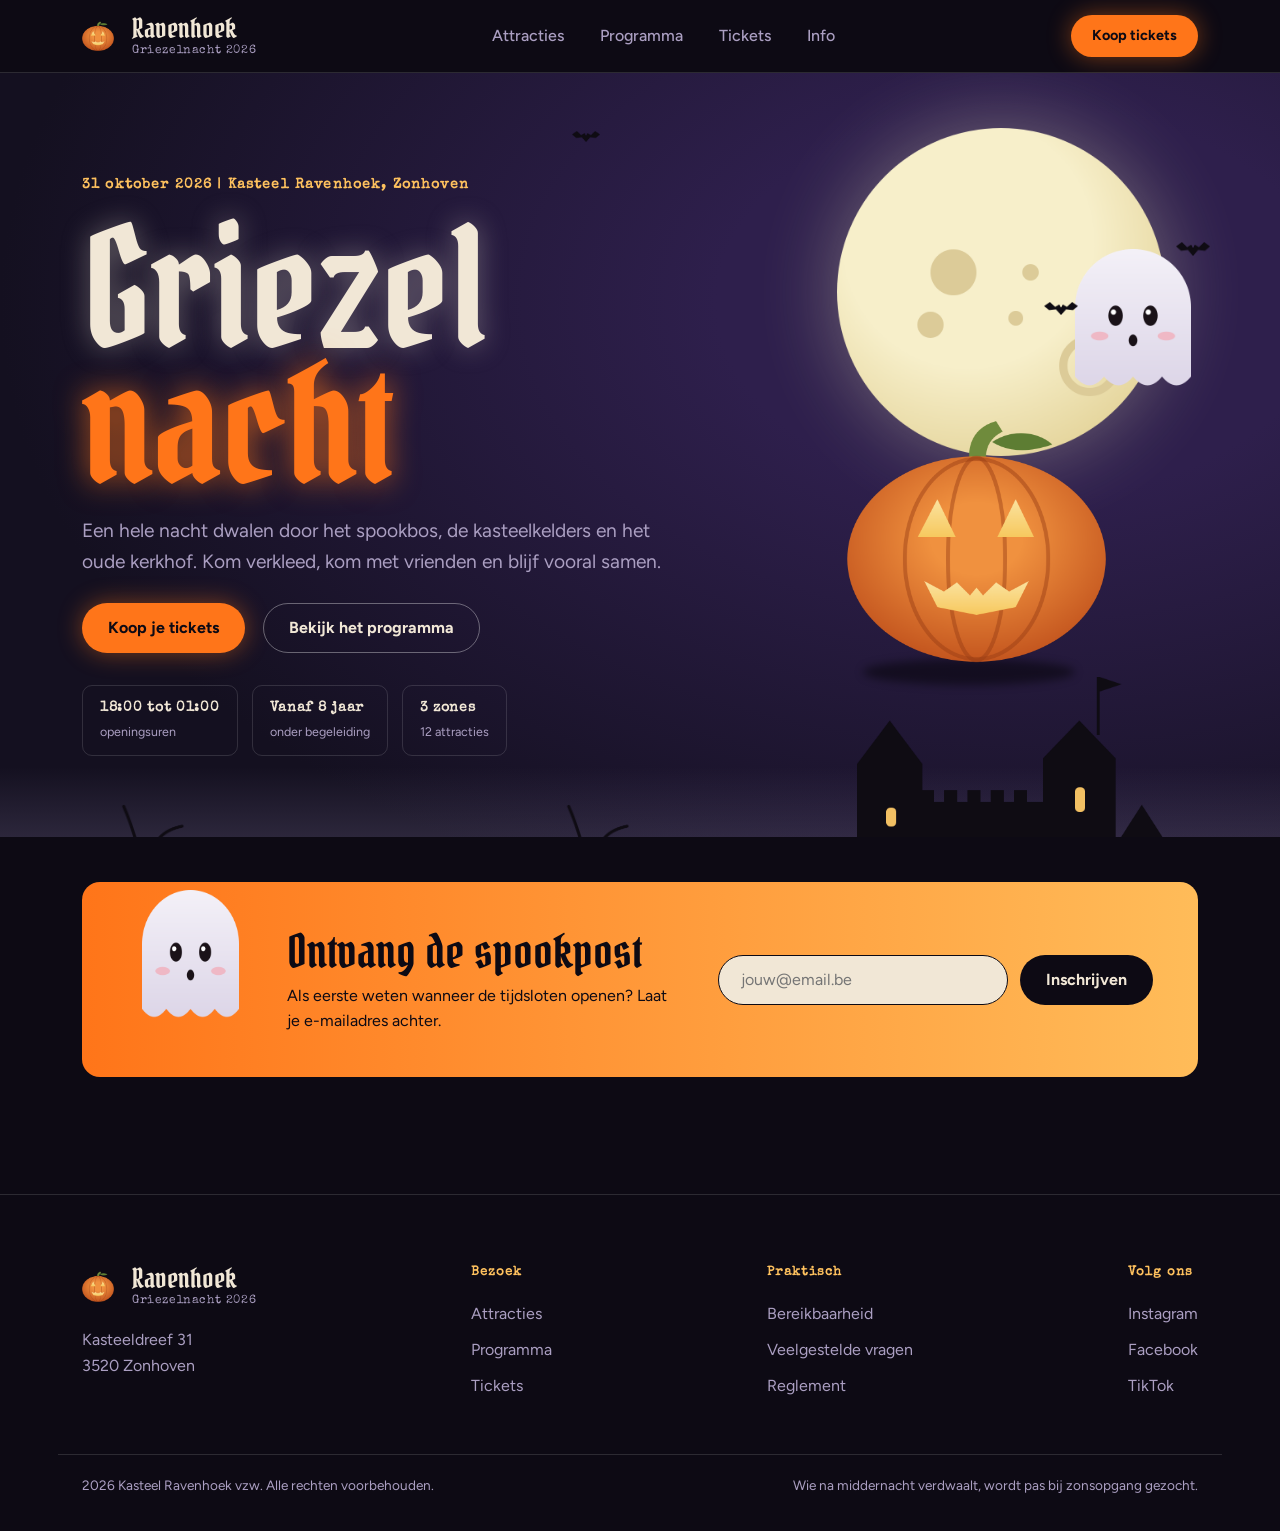
<file: index.html>
<!DOCTYPE html>
<html lang="nl">

<head>
    <meta charset="UTF-8">
    <meta name="viewport" content="width=device-width, initial-scale=1.0">
    <title>Ravenhoek – Griezelnacht 2026</title>

    <link rel="stylesheet" href="https://cdn.jsdelivr.net/npm/bootstrap@5.3.3/dist/css/bootstrap.min.css">
    <link rel="stylesheet" href="https://fonts.googleapis.com/css2?family=Figtree:wght@400;500;600;700&family=Pirata+One&family=Special+Elite&display=swap">
    <link rel="stylesheet" href="styles.css">
</head>

<body>

    <!-- HEADER -->

    <header class="site-header">
        <div class="container d-flex align-items-center justify-content-between flex-wrap">

            <a class="brand" href="#">
                <img class="brand-icon" src="images/pumpkin.png" alt="">
                <span class="brand-text">
                    <span class="brand-name">Ravenhoek</span>
                    <span class="brand-tagline">Griezelnacht 2026</span>
                </span>
            </a>

            <nav class="main-nav">
                <ul class="nav-list">
                    <li><button type="button">Attracties</button></li>
                    <li><button type="button">Programma</button></li>
                    <li><button type="button">Tickets</button></li>
                    <li><button type="button">Info</button></li>
                </ul>
            </nav>

            <button class="button button-primary button-small" type="button">Koop tickets</button>
        </div>
    </header>

    <main>

        <!-- HERO -->

        <section class="hero">
            <div class="container hero-container">

                <img class="bat bat-top" src="images/bat.png" alt="">
                <img class="twig twig-left" src="images/twig.png" alt="">
                <img class="twig twig-right" src="images/twig.png" alt="">

                <!-- Bootstrap Grid -->

                <div class="row">

                    <div class="col-12 col-lg-7 hero-content">
                        <p class="hero-eyebrow"><time datetime="2026-10-31">31 oktober 2026</time> | Kasteel Ravenhoek, Zonhoven</p>

                        <h1 class="hero-title">
                            <span class="hero-title-light">Griezel</span>
                            <span class="hero-title-accent">nacht</span>
                        </h1>

                        <p class="hero-intro">Een hele nacht dwalen door het spookbos, de kasteelkelders en het oude
                            kerkhof. Kom verkleed, kom met vrienden en blijf vooral samen.</p>

                        <div class="hero-actions">
                            <button class="button button-primary" type="button">Koop je tickets</button>
                            <button class="button button-outline" type="button">Bekijk het programma</button>
                        </div>

                        <ul class="hero-facts">
                            <li class="fact">
                                <strong class="fact-value">18:00 tot 01:00</strong>
                                <span class="fact-label">openingsuren</span>
                            </li>
                            <li class="fact">
                                <strong class="fact-value">Vanaf 8 jaar</strong>
                                <span class="fact-label">onder begeleiding</span>
                            </li>
                            <li class="fact">
                                <strong class="fact-value">3 zones</strong>
                                <span class="fact-label">12 attracties</span>
                            </li>
                        </ul>
                    </div>

                    <!-- Illustratie onderaan uitgelijnd, zodat het kasteel op de grond staat -->

                    <div class="col-12 col-lg-5 d-flex align-items-end justify-content-center justify-content-lg-end">
                        <figure class="hero-art">
                            <img class="moon" src="images/moon.png" alt="">
                            <img class="hero-ghost" src="images/ghost.png" alt="">
                            <img class="bat bat-right" src="images/bat.png" alt="">
                            <img class="bat bat-middle" src="images/bat.png" alt="">
                            <img class="pumpkin" src="images/pumpkin.png" alt="">
                            <img class="castle" src="images/castle.png" alt="">
                        </figure>
                    </div>
                </div>
            </div>
        </section>

        <!-- NIEUWSBRIEF -->

        <section class="newsletter">
            <div class="container">
                <div class="newsletter-card">
                    <div class="row align-items-center g-5">

                        <div class="col-12 col-md-auto text-center">
                            <img class="newsletter-ghost" src="images/ghost.png" alt="">
                        </div>

                        <div class="col-12 col-md">
                            <h2 class="newsletter-title">Ontvang de spookpost</h2>
                            <p class="newsletter-text">Als eerste weten wanneer de tijdsloten openen? Laat je
                                e-mailadres achter.</p>
                        </div>

                        <div class="col-12 col-lg-auto">
                            <form class="newsletter-form">
                                <input class="newsletter-input" type="email" placeholder="jouw@email.be">
                                <button class="button button-dark" type="button">Inschrijven</button>
                            </form>
                        </div>
                    </div>
                </div>
            </div>
        </section>
    </main>

    <!-- FOOTER -->

    <footer class="site-footer">
        <div class="container">
            <div class="row gy-5 justify-content-lg-between">

                <div class="col-12 col-sm-6 col-lg-auto">
                    <div class="brand">
                        <img class="brand-icon" src="images/pumpkin.png" alt="">
                        <span class="brand-text">
                            <span class="brand-name">Ravenhoek</span>
                            <span class="brand-tagline">Griezelnacht 2026</span>
                        </span>
                    </div>
                    <address class="footer-address">
                        Kasteeldreef 31<br>
                        3520 Zonhoven
                    </address>
                </div>

                <div class="col-6 col-lg-auto">
                    <h2 class="footer-title">Bezoek</h2>
                    <ul class="footer-list">
                        <li>Attracties</li>
                        <li>Programma</li>
                        <li>Tickets</li>
                    </ul>
                </div>

                <div class="col-6 col-lg-auto">
                    <h2 class="footer-title">Praktisch</h2>
                    <ul class="footer-list">
                        <li>Bereikbaarheid</li>
                        <li>Veelgestelde vragen</li>
                        <li>Reglement</li>
                    </ul>
                </div>

                <div class="col-6 col-lg-auto">
                    <h2 class="footer-title">Volg ons</h2>
                    <ul class="footer-list">
                        <li>Instagram</li>
                        <li>Facebook</li>
                        <li>TikTok</li>
                    </ul>
                </div>
            </div>

            <div class="footer-bottom">
                <p>2026 Kasteel Ravenhoek vzw. Alle rechten voorbehouden.</p>
                <p>Wie na middernacht verdwaalt, wordt pas bij zonsopgang gezocht.</p>
            </div>
        </div>
    </footer>

</body>

</html>
</file>
<file: styles.css>
/* VARIABELEN */

:root {
  --color-bg: #0d0a14;
  --color-orange: #ff7519;
  --color-orange-light: #ffbc59;
  --color-gold: #fec15e;
  --color-cream: #f1e7d6;
  --color-text-muted: #ab9fc2;
  --color-border: rgba(255, 255, 255, 0.13);

  --font-display: "Pirata One", serif;
  --font-mono: "Special Elite", monospace;
  --font-body: "Figtree", sans-serif;
}

/* ALGEMEEN */

body {
  background-color: var(--color-bg);
  color: var(--color-cream);
  font-family: var(--font-body);
}

/* Reset standaard browserstijlen voor lijsten in de navigatie, hero en de footer */

.nav-list,
.hero-facts,
.footer-list {
  list-style: none;
  margin: 0;
  padding: 0;
}

/* Gotische titels */

.brand-name,
.hero-title,
.newsletter-title {
  font-family: var(--font-display);
  font-weight: 400;
}

/* Gouden typemachinetekst */

.hero-eyebrow,
.footer-title {
  font-family: var(--font-mono);
  font-weight: 700;
  letter-spacing: 0.08em;
  color: var(--color-gold);
}

/* KNOPPEN */

.button {
  display: inline-flex;
  padding: 14px 25px;
  border: 1px solid transparent;
  border-radius: 999px;
  font-weight: 700;
  line-height: 1.2;
  white-space: nowrap;
  transition: 0.2s;
}

.button-primary {
  background-color: var(--color-orange);
  color: var(--color-bg);
  box-shadow: 0 0 24px rgba(255, 117, 25, 0.45);
}

.button-outline {
  background-color: transparent;
  border-color: rgba(255, 255, 255, 0.35);
  color: inherit;
}

.button-dark {
  background-color: var(--color-bg);
  color: var(--color-cream);
}

.button-small {
  padding: 11px 20px;
  font-size: 0.9rem;
}

/* HOVER */

.button-primary:hover { background-color: var(--color-orange-light); }

.button-outline:hover {
  border-color: var(--color-orange);
  color: var(--color-orange);
}

.button-dark:hover,
.nav-list button:hover,
.footer-list li:hover {
  color: var(--color-orange);
}

/* LOGO POMPOEN HEADER */

.brand {
  display: inline-flex;
  align-items: center;
  gap: 18px;
  text-decoration: none;
  color: inherit;
}

.brand-icon { width: 32px; }

/* Naam en ondertitel onder elkaar */

.brand-text {
  display: flex;
  flex-direction: column;
  line-height: 1;
}

.brand-name {
  font-size: 1.7rem;
  color: var(--color-cream);
}

.brand-tagline {
  margin-top: 3px;
  font-family: var(--font-mono);
  font-size: 0.75rem;
  letter-spacing: 0.05em;
  color: var(--color-text-muted);
}

/* HEADER */

.site-header {
  padding-block: 15px;
  border-bottom: 1px solid var(--color-border);
}

.nav-list {
  display: flex;
  gap: 36px;
  font-weight: 500;
  color: var(--color-text-muted);
}

/* Nav-buttons */

.nav-list button {
  padding: 0;
  border: 0;
  background: none;
  color: inherit;
  font: inherit;
}

/* HERO */

/* Paarse gloed rechtsboven die naar de randen donker wordt */

.hero {
  position: relative;
  overflow: hidden;
  padding-top: 20px;
  background: radial-gradient(80% 85% at 80% 30%, #2e1f4c 30%, #141020);
}

/* Nevel onderaan */

.hero::before {
  content: "";
  position: absolute;
  left: 0;
  right: 0;
  bottom: 0;
  height: 70px;
  background: linear-gradient(to top, rgba(190, 175, 225, 0.14), transparent);
}

.hero-container { position: relative; }

.hero-content {
  padding-top: 82px;
  padding-bottom: 60px;
}

.hero-eyebrow {
  margin-bottom: 24px;
  font-size: 0.9rem;
}

.hero-title {
  margin-bottom: 23px;
  font-size: 10.25rem;
  line-height: 0.83;
}

/* Elk woord in de titel krijgt een eigen regel: elk span-element wordt als block-element weergegeven. */

.hero-title span { display: block; }

/* Gloed rond de letters */

.hero-title-light { text-shadow: 0 0 28px rgba(241, 231, 214, 0.35); }

.hero-title-accent {
  color: var(--color-orange);
  text-shadow: 0 0 30px rgba(255, 117, 25, 0.7);
}

.hero-intro {
  max-width: 600px;
  margin-bottom: 26px;
  font-size: 1.2rem;
  line-height: 1.6;
  color: var(--color-text-muted);
}

/* Knoppen en kolommen naast elkaar */

.hero-actions,
.hero-facts {
  display: flex;
  flex-wrap: wrap;
  gap: 14px;
}

.hero-actions {
  gap: 18px;
  margin-bottom: 32px;
}

/* Compacte informatiekaart: toont een waarde boven de bijbehorende label/omschrijving in een afgeronde, visueel gescheiden box. */

.fact {
  display: flex;
  flex-direction: column;
  gap: 6px;
  padding: 14px 17px;
  border: 1px solid var(--color-border);
  border-radius: 10px;
}

.fact-value {
  font-family: var(--font-mono);
  font-size: 0.88rem;
  letter-spacing: 0.05em;
  line-height: 1.2;
}

.fact-label {
  font-size: 0.78rem;
  color: var(--color-text-muted);
}

/* AFBEELDINGEN */

/* Vak waarin de afbeeldingen vrij geplaatst worden */

.hero-art {
  position: relative;
  width: 100%;
  max-width: 372px;
  aspect-ratio: 1 / 2;
  margin: 0;
}

.twig,
.bat,
.moon,
.hero-ghost,
.pumpkin,
.castle,
.twig-left,
.twig-right,
.bat-top,
.bat-right,
.bat-middle {
  position: absolute;
}

.twig {
  bottom: -2px;
  width: 70px;
}

.twig-left  { left: 4.3%; }
.twig-right { left: 43.3%; }

/* Gloed rond de maan */

.moon {
  top: 4.7%;
  left: 3%;
  width: 88%;
  filter: drop-shadow(0 0 40px rgba(246, 238, 201, 0.35));
}

.hero-ghost,
.pumpkin,
.castle {
  position: absolute;
}

.hero-ghost { top: 21%; left: 67%; width: 31%; }
.pumpkin    { top: 43.4%; left: 5.5%; width: 70%; }
.castle     { bottom: -4px; left: 8.2%; width: 83%; }

.bat,
.bat-top,
.bat-right,
.bat-middle {
  position: absolute;
}

.bat        { width: 34px; }
.bat-top    { top: 38px; left: 44%; width: 28px; }
.bat-right  { top: 20%; left: 94%; }
.bat-middle { top: 28%; left: 58.6%; }

/* Schaduw onder de pompoen: wazige ovaal */

.hero-art::before {
  content: "";
  position: absolute;
  top: 76%;
  left: 10%;
  width: 57%;
  height: 3.5%;
  border-radius: 50%;
  background-color: rgba(0, 0, 0, 0.45);
  filter: blur(4px);
}

/* NIEUWSBRIEF */

.newsletter {
  padding-top: 45px;
  padding-bottom: 117px;
}

.newsletter-card {
  padding: 30px 45px 30px 60px;
  border-radius: 18px;
  background: linear-gradient(90deg, var(--color-orange), var(--color-orange-light));
  color: var(--color-bg);
}

/* Spookje */

.newsletter-ghost {
  position: relative;
  top: -22px;
  width: 97px;
  height: 135px;
}

.newsletter-title {
  margin-bottom: 6px;
  font-size: 2.9rem;
  line-height: 1.1;
}

.newsletter-text {
  max-width: 400px;
  margin: 0;
  line-height: 1.6;
}

/* E-mailveld en knop naast elkaar */

.newsletter-form {
  display: flex;
  gap: 12px;
}

.newsletter-input {
  width: 290px;
  padding: 12px 22px;
  border: 1px solid var(--color-bg);
  border-radius: 999px;
  background-color: var(--color-cream);
}

/* FOOTER */

.site-footer {
  padding-top: 70px;
  border-top: 1px solid var(--color-border);
  color: var(--color-text-muted);
}

.footer-address {
  margin: 18px 0 0;
  line-height: 1.625;
}

.footer-title {
  margin-bottom: 21px;
  font-size: 0.82rem;
}

/* Items onder elkaar */

.footer-list {
  display: flex;
  flex-direction: column;
  gap: 12px;
}

/* Copyright staat links, slogan staat rechts */

.footer-bottom {
  display: flex;
  justify-content: space-between;
  flex-wrap: wrap;
  gap: 8px 24px;
  margin: 56px -24px 0;
  padding: 20px 24px;
  border-top: 1px solid var(--color-border);
  font-size: 0.85rem;
}

/* RESPONSIVE MOBIELE TOESTELLEN */

@media (max-width: 767.98px) {
  /* Menu op een eigen rij */
  .main-nav {
    order: 3;
    width: 100%;
    margin-top: 15px;
    padding-top: 12px;
    border-top: 1px solid var(--color-border);
  }

  .nav-list {
    justify-content: center;
    gap: 20px;
  }

  .hero-content {
    padding-top: 60px;
    padding-bottom: 40px;
    text-align: center;
  }

  .hero-title { font-size: 5.5rem; }

  .hero-intro {
    margin-inline: auto;
    font-size: 1rem;
  }

  .hero-actions,
  .hero-facts { justify-content: center; }

  .hero-art { max-width: 240px; }

  .newsletter-card {
    padding: 28px 20px;
    text-align: center;
  }

  .newsletter-title { font-size: 2.3rem; }
  .newsletter-text { margin-inline: auto; }
  .newsletter-form { flex-direction: column; }
  .newsletter-input { width: 100%; }

  .footer-bottom {
    justify-content: center;
    text-align: center;
    margin-inline: 0;
    padding-inline: 0;
  }
}
</file>
